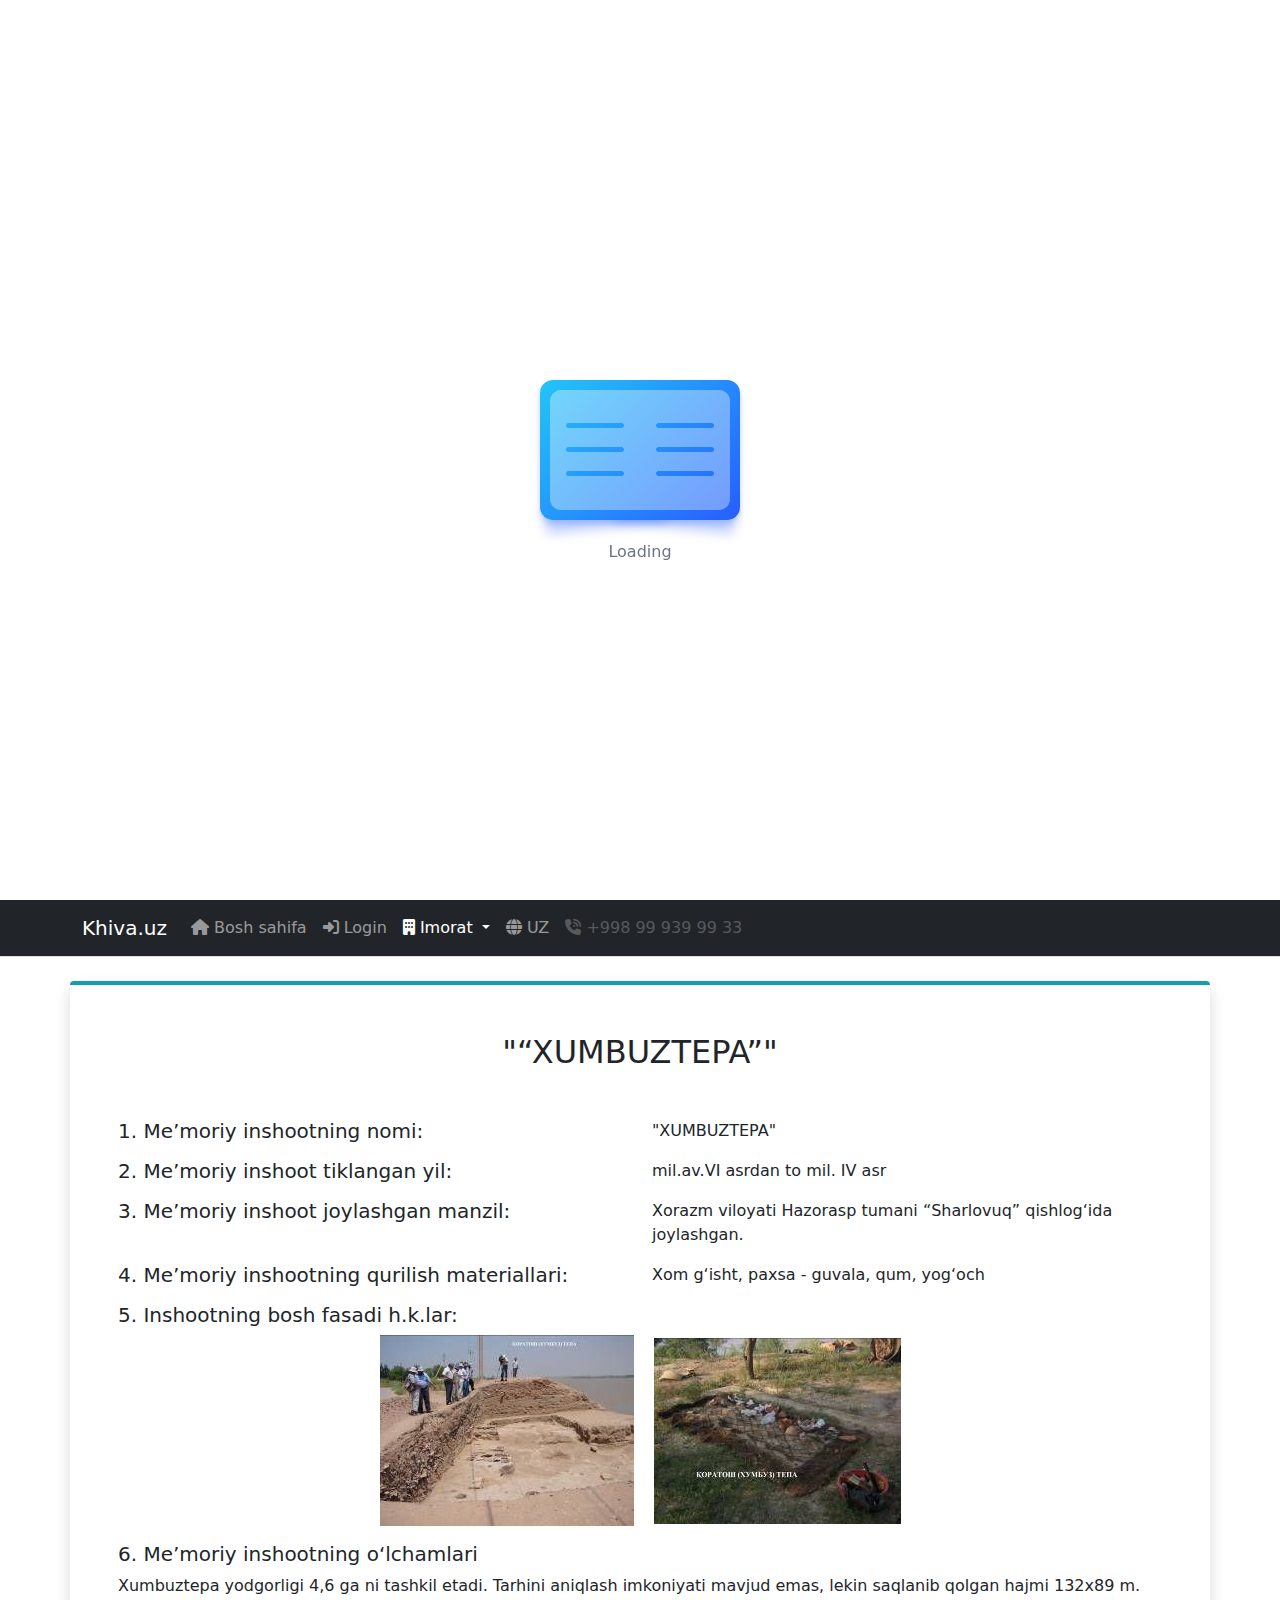
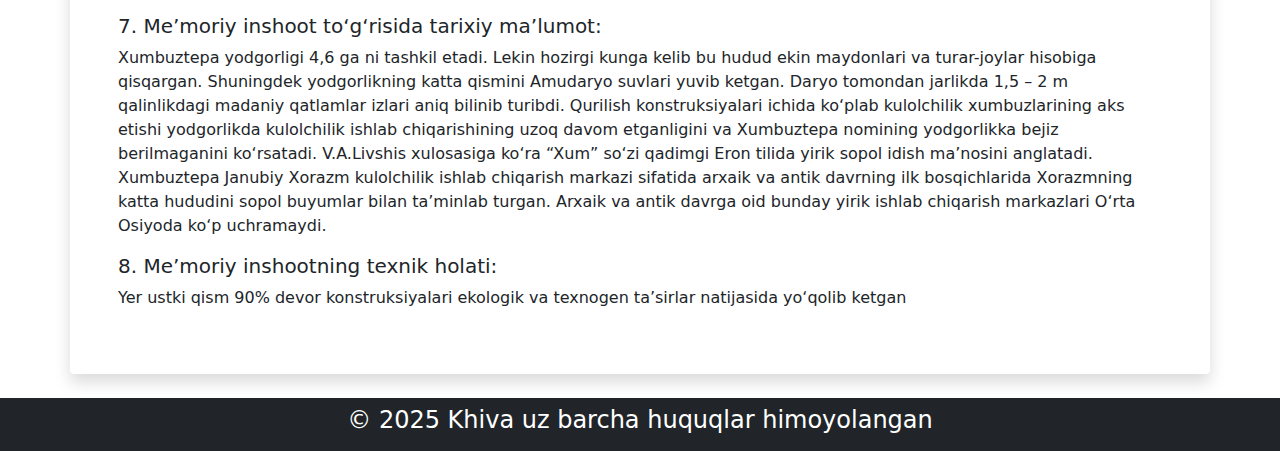
<file: pages/xumbuztepa/index.html>
<!DOCTYPE html>
<html lang="en">

<head>
    <meta charset="UTF-8">
    <meta name="viewport" content="width=device-width, initial-scale=1.0">
    <title>Khiva.uz</title>
    <link rel="stylesheet" href="../../source/pages.css">
    <link rel="icon"
        href="https://avatars.mds.yandex.net/i?id=bceb5ca8dbe4b717d4ec8273c81b789900a80b27-10680870-images-thumbs&n=13">
    <link rel="stylesheet" href="../../bootstrap/css/bootstrap.min.css">
    <link rel="stylesheet" href="https://cdnjs.cloudflare.com/ajax/libs/font-awesome/6.7.2/css/all.min.css">
</head>

<body>

    <div id="loader">
        <div class="loader">
            <div>
                <ul>
                    <li>
                        <svg fill="currentColor" viewBox="0 0 90 120">
                            <path
                                d="M90,0 L90,120 L11,120 C4.92486775,120 0,115.075132 0,109 L0,11 C0,4.92486775 4.92486775,0 11,0 L90,0 Z M71.5,81 L18.5,81 C17.1192881,81 16,82.1192881 16,83.5 C16,84.8254834 17.0315359,85.9100387 18.3356243,85.9946823 L18.5,86 L71.5,86 C72.8807119,86 74,84.8807119 74,83.5 C74,82.1745166 72.9684641,81.0899613 71.6643757,81.0053177 L71.5,81 Z M71.5,57 L18.5,57 C17.1192881,57 16,58.1192881 16,59.5 C16,60.8254834 17.0315359,61.9100387 18.3356243,61.9946823 L18.5,62 L71.5,62 C72.8807119,62 74,60.8807119 74,59.5 C74,58.1192881 72.8807119,57 71.5,57 Z M71.5,33 L18.5,33 C17.1192881,33 16,34.1192881 16,35.5 C16,36.8254834 17.0315359,37.9100387 18.3356243,37.9946823 L18.5,38 L71.5,38 C72.8807119,38 74,36.8807119 74,35.5 C74,34.1192881 72.8807119,33 71.5,33 Z">
                            </path>
                        </svg>
                    </li>
                    <li>
                        <svg fill="currentColor" viewBox="0 0 90 120">
                            <path
                                d="M90,0 L90,120 L11,120 C4.92486775,120 0,115.075132 0,109 L0,11 C0,4.92486775 4.92486775,0 11,0 L90,0 Z M71.5,81 L18.5,81 C17.1192881,81 16,82.1192881 16,83.5 C16,84.8254834 17.0315359,85.9100387 18.3356243,85.9946823 L18.5,86 L71.5,86 C72.8807119,86 74,84.8807119 74,83.5 C74,82.1745166 72.9684641,81.0899613 71.6643757,81.0053177 L71.5,81 Z M71.5,57 L18.5,57 C17.1192881,57 16,58.1192881 16,59.5 C16,60.8254834 17.0315359,61.9100387 18.3356243,61.9946823 L18.5,62 L71.5,62 C72.8807119,62 74,60.8807119 74,59.5 C74,58.1192881 72.8807119,57 71.5,57 Z M71.5,33 L18.5,33 C17.1192881,33 16,34.1192881 16,35.5 C16,36.8254834 17.0315359,37.9100387 18.3356243,37.9946823 L18.5,38 L71.5,38 C72.8807119,38 74,36.8807119 74,35.5 C74,34.1192881 72.8807119,33 71.5,33 Z">
                            </path>
                        </svg>
                    </li>
                    <li>
                        <svg fill="currentColor" viewBox="0 0 90 120">
                            <path
                                d="M90,0 L90,120 L11,120 C4.92486775,120 0,115.075132 0,109 L0,11 C0,4.92486775 4.92486775,0 11,0 L90,0 Z M71.5,81 L18.5,81 C17.1192881,81 16,82.1192881 16,83.5 C16,84.8254834 17.0315359,85.9100387 18.3356243,85.9946823 L18.5,86 L71.5,86 C72.8807119,86 74,84.8807119 74,83.5 C74,82.1745166 72.9684641,81.0899613 71.6643757,81.0053177 L71.5,81 Z M71.5,57 L18.5,57 C17.1192881,57 16,58.1192881 16,59.5 C16,60.8254834 17.0315359,61.9100387 18.3356243,61.9946823 L18.5,62 L71.5,62 C72.8807119,62 74,60.8807119 74,59.5 C74,58.1192881 72.8807119,57 71.5,57 Z M71.5,33 L18.5,33 C17.1192881,33 16,34.1192881 16,35.5 C16,36.8254834 17.0315359,37.9100387 18.3356243,37.9946823 L18.5,38 L71.5,38 C72.8807119,38 74,36.8807119 74,35.5 C74,34.1192881 72.8807119,33 71.5,33 Z">
                            </path>
                        </svg>
                    </li>
                    <li>
                        <svg fill="currentColor" viewBox="0 0 90 120">
                            <path
                                d="M90,0 L90,120 L11,120 C4.92486775,120 0,115.075132 0,109 L0,11 C0,4.92486775 4.92486775,0 11,0 L90,0 Z M71.5,81 L18.5,81 C17.1192881,81 16,82.1192881 16,83.5 C16,84.8254834 17.0315359,85.9100387 18.3356243,85.9946823 L18.5,86 L71.5,86 C72.8807119,86 74,84.8807119 74,83.5 C74,82.1745166 72.9684641,81.0899613 71.6643757,81.0053177 L71.5,81 Z M71.5,57 L18.5,57 C17.1192881,57 16,58.1192881 16,59.5 C16,60.8254834 17.0315359,61.9100387 18.3356243,61.9946823 L18.5,62 L71.5,62 C72.8807119,62 74,60.8807119 74,59.5 C74,58.1192881 72.8807119,57 71.5,57 Z M71.5,33 L18.5,33 C17.1192881,33 16,34.1192881 16,35.5 C16,36.8254834 17.0315359,37.9100387 18.3356243,37.9946823 L18.5,38 L71.5,38 C72.8807119,38 74,36.8807119 74,35.5 C74,34.1192881 72.8807119,33 71.5,33 Z">
                            </path>
                        </svg>
                    </li>
                    <li>
                        <svg fill="currentColor" viewBox="0 0 90 120">
                            <path
                                d="M90,0 L90,120 L11,120 C4.92486775,120 0,115.075132 0,109 L0,11 C0,4.92486775 4.92486775,0 11,0 L90,0 Z M71.5,81 L18.5,81 C17.1192881,81 16,82.1192881 16,83.5 C16,84.8254834 17.0315359,85.9100387 18.3356243,85.9946823 L18.5,86 L71.5,86 C72.8807119,86 74,84.8807119 74,83.5 C74,82.1745166 72.9684641,81.0899613 71.6643757,81.0053177 L71.5,81 Z M71.5,57 L18.5,57 C17.1192881,57 16,58.1192881 16,59.5 C16,60.8254834 17.0315359,61.9100387 18.3356243,61.9946823 L18.5,62 L71.5,62 C72.8807119,62 74,60.8807119 74,59.5 C74,58.1192881 72.8807119,57 71.5,57 Z M71.5,33 L18.5,33 C17.1192881,33 16,34.1192881 16,35.5 C16,36.8254834 17.0315359,37.9100387 18.3356243,37.9946823 L18.5,38 L71.5,38 C72.8807119,38 74,36.8807119 74,35.5 C74,34.1192881 72.8807119,33 71.5,33 Z">
                            </path>
                        </svg>
                    </li>
                    <li>
                        <svg fill="currentColor" viewBox="0 0 90 120">
                            <path
                                d="M90,0 L90,120 L11,120 C4.92486775,120 0,115.075132 0,109 L0,11 C0,4.92486775 4.92486775,0 11,0 L90,0 Z M71.5,81 L18.5,81 C17.1192881,81 16,82.1192881 16,83.5 C16,84.8254834 17.0315359,85.9100387 18.3356243,85.9946823 L18.5,86 L71.5,86 C72.8807119,86 74,84.8807119 74,83.5 C74,82.1745166 72.9684641,81.0899613 71.6643757,81.0053177 L71.5,81 Z M71.5,57 L18.5,57 C17.1192881,57 16,58.1192881 16,59.5 C16,60.8254834 17.0315359,61.9100387 18.3356243,61.9946823 L18.5,62 L71.5,62 C72.8807119,62 74,60.8807119 74,59.5 C74,58.1192881 72.8807119,57 71.5,57 Z M71.5,33 L18.5,33 C17.1192881,33 16,34.1192881 16,35.5 C16,36.8254834 17.0315359,37.9100387 18.3356243,37.9946823 L18.5,38 L71.5,38 C72.8807119,38 74,36.8807119 74,35.5 C74,34.1192881 72.8807119,33 71.5,33 Z">
                            </path>
                        </svg>
                    </li>
                </ul>
            </div><span>Loading</span>
        </div>
    </div>

    <nav class="navbar navbar-expand-lg navbar-dark border-bottom position-sticky top-0 bg-dark text-white">
        <div class="container">
            <a class="navbar-brand" href="#">Khiva.uz</a>
            <button class="navbar-toggler" type="button" data-bs-toggle="collapse"
                data-bs-target="#navbarSupportedContent" aria-controls="navbarSupportedContent" aria-expanded="false"
                aria-label="Toggle navigation">
                <span class="navbar-toggler-icon"></span>
            </button>
            <div class="collapse navbar-collapse" id="navbarSupportedContent">
                <ul class="navbar-nav me-auto mb-2 mb-lg-0">
                    <li class="nav-item">
                        <a class="nav-link" aria-current="page" href="../../index.html"><i
                                class="fa-solid fa-house"></i> Bosh sahifa</a>
                    </li>
                    <li class="nav-item">
                        <a class="nav-link" href="../sign-up/sign-up.html"><i
                                class="fa-solid fa-right-to-bracket"></i> Login</a>
                    </li>
                    <li class="nav-item dropdown">
                        <a class="nav-link dropdown-toggle active" href="#" role="button" data-bs-toggle="dropdown"
                            aria-expanded="false">
                            <i class="fa-solid fa-building"></i> Imorat
                        </a>
                        <ul class="dropdown-menu">
                            <li><a class="dropdown-item" href="#"><i
                                        class="fa-solid fa-building-circle-arrow-right"></i> Kurilish materiallari
                                    (sh)</a></li>
                            <li><a class="dropdown-item" href="#"><i
                                        class="fa-solid fa-building-circle-arrow-right"></i> Bosh fasadi</a>
                            </li>
                            <li>
                                <hr class="dropdown-divider">
                            </li>
                            <li><a class="dropdown-item" href="#mundareja"><i class="fa-solid fa-infinity"></i> Barcha ma’lumotlar</a></li>
                        </ul>
                    </li>
                    <li class="nav-item">
                        <a class="nav-link" href="#"><i class="fa-solid fa-globe fa-bounce"></i> UZ</a>
                    </li>
                    <li class="nav-item">
                        <a class="nav-link disabled" aria-disabled="true"><i class="fa-solid fa-phone-volume"></i> +998
                            99 939 99
                            33</a>
                    </li>
                </ul>
              

            </div>
        </div>
    </nav>
 
    <div id="imorot-bosh-info" class="mb-4 mt-4 my-xxl-5">
        <div class="container py-5 shadow px-md-5 bg-con">
            <h1 class="h2 text-center mb-5">
                "“XUMBUZTEPA”"
            </h1>
            <div class="row row-cols-1 row-cols-lg-2">
                <div class="col">
                    <h1 class="h5">1. Me’moriy inshootning nomi:</h1>
                </div>
                <div class="col">
                    <p>"XUMBUZTEPA"</p>
                </div>
            </div>
            <div class="row row-cols-1 row-cols-lg-2">
                <div class="col">
                    <h1 class="h5">2. Me’moriy inshoot tiklangan yil:</h1>
                </div>
                <div class="col">
                    <p>mil.av.VI asrdan to mil. IV asr</p>
                </div>
            </div>
            <div class="row row-cols-1 row-cols-lg-2">
                <div class="col">
                    <h1 class="h5">3. Me’moriy inshoot joylashgan manzil:</h1>
                </div>
                <div class="col">
                    <p>Xorazm viloyati Hazorasp tumani “Sharlovuq” qishlog‘ida joylashgan.</p>
                </div>
            </div>
            <div class="row row-cols-1 row-cols-lg-2">
                <div class="col">
                    <h1 class="h5">4. Me’moriy inshootning qurilish materiallari:</h1>
                </div>
                <div class="col">
                    <p>Xom g‘isht, paxsa - guvala, qum, yog‘och</p>
                </div>
            </div>
            <div class="row row-cols-1">
                <div class="col">
                    <h1 class="h5">5. Inshootning bosh fasadi h.k.lar:</h1>
                </div>
                <div class="col">
                    <div class="section-imgs">
                        <img src="photo/photo_2024-12-27_14-27-24.jpg" alt="" class="build-img " onclick="openModal(this)">
                        <img src="photo/photo_2024-12-27_14-27-33.jpg" alt="" class="build-img" onclick="openModal(this)">
                    </div> 
                    <div id="modal" class="modal" onclick="closeModal()">
                        <span class="close">&times;</span>
                        <img id="modal-img" class="modal-content">
                    </div>
                </div>
            </div>
            <div class="row row-cols-1 mt-3">
                <div class="col">
                    <h1 class="h5">6. Me’moriy inshootning o‘lchamlari</h1>
                </div>
                <div class="col">
                    <p>Xumbuztepa yodgorligi 4,6 ga ni tashkil etadi. Tarhini aniqlash imkoniyati mavjud emas, lekin saqlanib qolgan hajmi 132x89 m.</p>
                </div>
            </div>
            <div class="row row-cols-1">
                <div class="col">
                    <h1 class="h5">7. Me’moriy inshoot to‘g‘risida tarixiy ma’lumot:</h1>
                </div>
                <div class="col">
                    <p>Xumbuztepa yodgorligi 4,6 ga ni tashkil etadi. Lekin hozirgi kunga kelib bu hudud ekin maydonlari va turar-joylar hisobiga qisqargan. Shuningdek yodgorlikning katta qismini Amudaryo suvlari yuvib ketgan. Daryo tomondan jarlikda 1,5 – 2 m qalinlikdagi madaniy qatlamlar izlari aniq bilinib turibdi. Qurilish konstruksiyalari ichida ko‘plab kulolchilik xumbuzlarining aks etishi yodgorlikda kulolchilik ishlab chiqarishining uzoq davom etganligini va Xumbuztepa nomining yodgorlikka bejiz berilmaganini ko‘rsatadi. V.A.Livshis xulosasiga ko‘ra “Xum” so‘zi qadimgi Eron tilida yirik sopol idish ma’nosini anglatadi. Xumbuztepa Janubiy Xorazm kulolchilik ishlab chiqarish markazi sifatida arxaik va antik davrning ilk bosqichlarida Xorazmning katta hududini sopol buyumlar bilan ta’minlab turgan. Arxaik va antik davrga oid bunday yirik ishlab chiqarish markazlari O‘rta Osiyoda ko‘p uchramaydi.</p>
                </div>
            </div>
            <div class="row row-cols-1">
                <div class="col">
                    <h1 class="h5">8. Me’moriy inshootning texnik holati:</h1>
                </div>
                <div class="col">
                    <p>Yer ustki qism 90% devor konstruksiyalari ekologik va texnogen ta’sirlar natijasida yo‘qolib ketgan</p>
                </div>
            </div>
        </div>
    </div>
    <footer class="bg-dark text-center text-white py-2 mt-xxl-5 py-xxl-5">
        <h1 class="h4">&copy; 2025 Khiva uz barcha huquqlar himoyolangan</h1>
    </footer>
    <script src="../../bootstrap/js/bootstrap.bundle.js"></script>
    <script src="../../source/pages.js"></script>
</body>

</html>
</file>
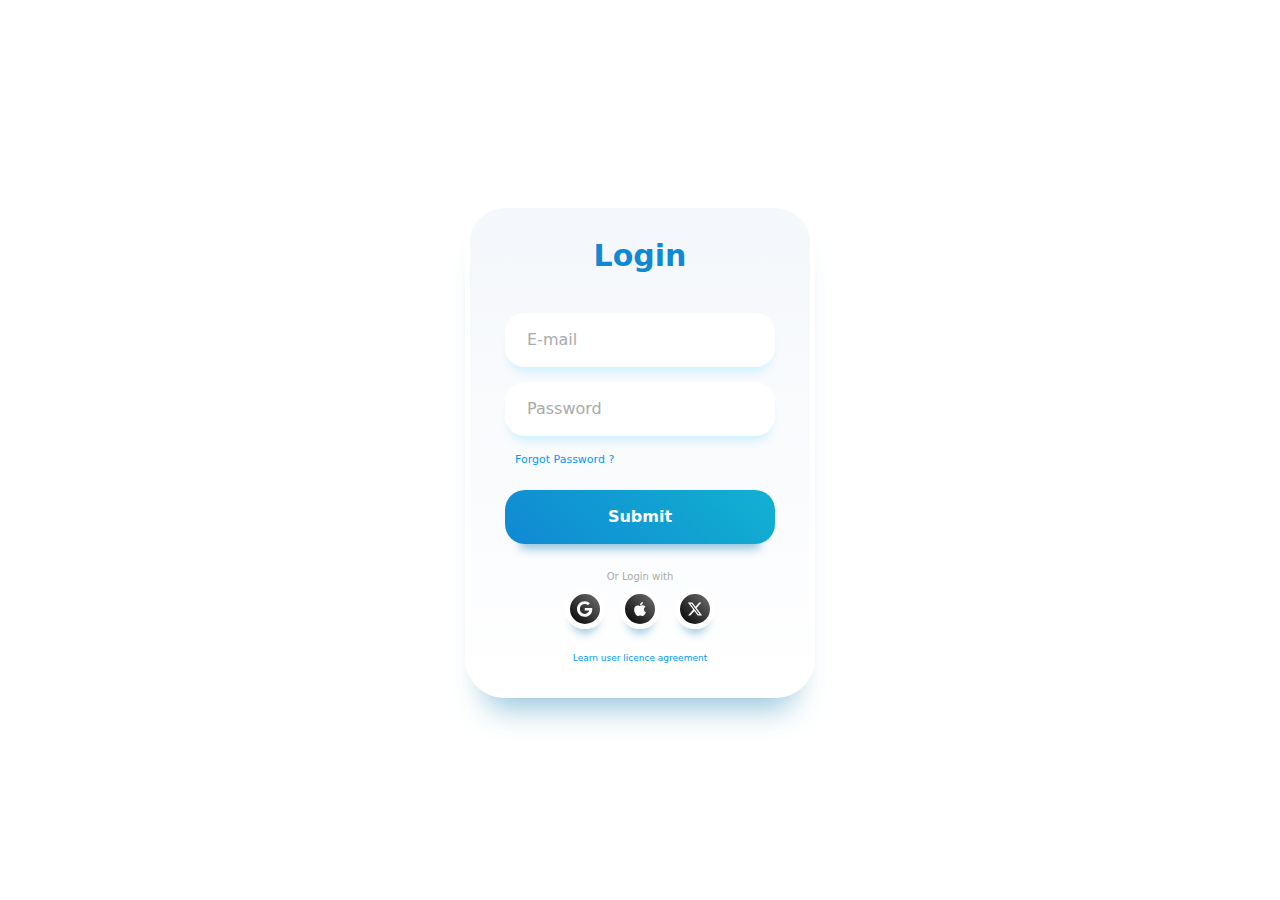
<file: pages/sign-up/sign-up.html>
<!DOCTYPE html>
<html lang="en">

<head>
    <meta charset="UTF-8">
    <meta name="viewport" content="width=device-width, initial-scale=1.0">
    <title>Login</title>
    <link rel="stylesheet" href="../../bootstrap/css/bootstrap.min.css">
    <link rel="icon"
        href="https://avatars.mds.yandex.net/i?id=bceb5ca8dbe4b717d4ec8273c81b789900a80b27-10680870-images-thumbs&n=13">
    <link rel="stylesheet" href="https://cdnjs.cloudflare.com/ajax/libs/font-awesome/6.7.2/css/all.min.css">
    <style>
        #login {
            display: flex;
            align-items: center;
            height: 100vh;
        }
     /* From Uiverse.io by Smit-Prajapati */ 
.container {
  max-width: 350px;
  background: #F8F9FD;
  background: linear-gradient(0deg, rgb(255, 255, 255) 0%, rgb(244, 247, 251) 100%);
  border-radius: 40px;
  padding: 25px 35px;
  border: 5px solid rgb(255, 255, 255);
  box-shadow: rgba(133, 189, 215, 0.8784313725) 0px 30px 30px -20px;
  margin: 20px auto;
}

.heading {
  text-align: center;
  font-weight: 900;
  font-size: 30px;
  color: rgb(16, 137, 211);
}

.form {
  margin-top: 20px;
}

.form .input {
  width: 100%;
  background: white;
  border: none;
  padding: 15px 20px;
  border-radius: 20px;
  margin-top: 15px;
  box-shadow: #cff0ff 0px 10px 10px -5px;
  border-inline: 2px solid transparent;
}

.form .input::-moz-placeholder {
  color: rgb(170, 170, 170);
}

.form .input::placeholder {
  color: rgb(170, 170, 170);
}

.form .input:focus {
  outline: none;
  border-inline: 2px solid #12B1D1;
}

.form .forgot-password {
  display: block;
  margin-top: 10px;
  margin-left: 10px;
}

.form .forgot-password a {
  font-size: 11px;
  color: #0099ff;
  text-decoration: none;
}

.form .login-button {
  display: block;
  width: 100%;
  font-weight: bold;
  background: linear-gradient(45deg, rgb(16, 137, 211) 0%, rgb(18, 177, 209) 100%);
  color: white;
  padding-block: 15px;
  margin: 20px auto;
  border-radius: 20px;
  box-shadow: rgba(133, 189, 215, 0.8784313725) 0px 20px 10px -15px;
  border: none;
  transition: all 0.2s ease-in-out;
}

.form .login-button:hover {
  transform: scale(1.03);
  box-shadow: rgba(133, 189, 215, 0.8784313725) 0px 23px 10px -20px;
}

.form .login-button:active {
  transform: scale(0.95);
  box-shadow: rgba(133, 189, 215, 0.8784313725) 0px 15px 10px -10px;
}

.social-account-container {
  margin-top: 25px;
}

.social-account-container .title {
  display: block;
  text-align: center;
  font-size: 10px;
  color: rgb(170, 170, 170);
}

.social-account-container .social-accounts {
  width: 100%;
  display: flex;
  justify-content: center;
  gap: 15px;
  margin-top: 5px;
}

.social-account-container .social-accounts .social-button {
  background: linear-gradient(45deg, rgb(0, 0, 0) 0%, rgb(112, 112, 112) 100%);
  border: 5px solid white;
  padding: 5px;
  border-radius: 50%;
  width: 40px;
  aspect-ratio: 1;
  display: grid;
  place-content: center;
  box-shadow: rgba(133, 189, 215, 0.8784313725) 0px 12px 10px -8px;
  transition: all 0.2s ease-in-out;
}

.social-account-container .social-accounts .social-button .svg {
  fill: white;
  margin: auto;
}

.social-account-container .social-accounts .social-button:hover {
  transform: scale(1.2);
}

.social-account-container .social-accounts .social-button:active {
  transform: scale(0.9);
}

.agreement {
  display: block;
  text-align: center;
  margin-top: 15px;
}

.agreement a {
  text-decoration: none;
  color: #0099ff;
  font-size: 9px;
}
    </style>
</head>

<body>
    <div id="login">
       <!-- From Uiverse.io by Smit-Prajapati --> 
<div class="container">
    <div class="heading">Login</div>
    <form action="" class="form">
      <input required="" class="input" type="email" name="email" id="email" placeholder="E-mail">
      <input required="" class="input" type="password" name="password" id="password" placeholder="Password">
      <span class="forgot-password"><a href="#">Forgot Password ?</a></span>
      <input class="login-button" type="submit" value="Submit">
      
    </form>
    <div class="social-account-container">
        <span class="title">Or Login with</span>
        <div class="social-accounts">
          <button class="social-button google">
            <svg class="svg" xmlns="http://www.w3.org/2000/svg" height="1em" viewBox="0 0 488 512">
              <path d="M488 261.8C488 403.3 391.1 504 248 504 110.8 504 0 393.2 0 256S110.8 8 248 8c66.8 0 123 24.5 166.3 64.9l-67.5 64.9C258.5 52.6 94.3 116.6 94.3 256c0 86.5 69.1 156.6 153.7 156.6 98.2 0 135-70.4 140.8-106.9H248v-85.3h236.1c2.3 12.7 3.9 24.9 3.9 41.4z"></path>
            </svg></button>
          <button class="social-button apple">
            <svg class="svg" xmlns="http://www.w3.org/2000/svg" height="1em" viewBox="0 0 384 512">
              <path d="M318.7 268.7c-.2-36.7 16.4-64.4 50-84.8-18.8-26.9-47.2-41.7-84.7-44.6-35.5-2.8-74.3 20.7-88.5 20.7-15 0-49.4-19.7-76.4-19.7C63.3 141.2 4 184.8 4 273.5q0 39.3 14.4 81.2c12.8 36.7 59 126.7 107.2 125.2 25.2-.6 43-17.9 75.8-17.9 31.8 0 48.3 17.9 76.4 17.9 48.6-.7 90.4-82.5 102.6-119.3-65.2-30.7-61.7-90-61.7-91.9zm-56.6-164.2c27.3-32.4 24.8-61.9 24-72.5-24.1 1.4-52 16.4-67.9 34.9-17.5 19.8-27.8 44.3-25.6 71.9 26.1 2 49.9-11.4 69.5-34.3z"></path>
            </svg>
          </button>
          <button class="social-button twitter">
            <svg class="svg" xmlns="http://www.w3.org/2000/svg" height="1em" viewBox="0 0 512 512">
              <path d="M389.2 48h70.6L305.6 224.2 487 464H345L233.7 318.6 106.5 464H35.8L200.7 275.5 26.8 48H172.4L272.9 180.9 389.2 48zM364.4 421.8h39.1L151.1 88h-42L364.4 421.8z"></path>
            </svg>
          </button>
        </div>
      </div>
      <span class="agreement"><a href="#">Learn user licence agreement</a></span>
  </div>
</div>

    <script src="../../bootstrap/js/bootstrap.bundle.js"></script>
</body>

</html>
</file>
<file: source/pages.css>
#loader {
    display: flex;
    align-items: center;
    justify-content: center;
    height: 100vh;
    position: sticky;
    top: 0;
    left: 0;
    z-index: 999;
}

.loader {
    --background: linear-gradient(135deg, #23C4F8, #275EFE);
    --shadow: rgba(39, 94, 254, 0.28);
    --text: #6C7486;
    --page: rgba(255, 255, 255, 0.36);
    --page-fold: rgba(255, 255, 255, 0.52);
    --duration: 3s;
    width: 200px;
    height: 140px;
    position: relative;
}

.loader:before,
.loader:after {
    --r: -6deg;
    content: "";
    position: absolute;
    bottom: 8px;
    width: 120px;
    top: 80%;
    box-shadow: 0 16px 12px var(--shadow);
    transform: rotate(var(--r));
}

.loader:before {
    left: 4px;
}

.loader:after {
    --r: 6deg;
    right: 4px;
}

.loader div {
    width: 100%;
    height: 100%;
    border-radius: 13px;
    position: relative;
    z-index: 1;
    perspective: 600px;
    box-shadow: 0 4px 6px var(--shadow);
    background-image: var(--background);
}

.loader div ul {
    margin: 0;
    padding: 0;
    list-style: none;
    position: relative;
}

.loader div ul li {
    --r: 180deg;
    --o: 0;
    --c: var(--page);
    position: absolute;
    top: 10px;
    left: 10px;
    transform-origin: 100% 50%;
    color: var(--c);
    opacity: var(--o);
    transform: rotateY(var(--r));
    -webkit-animation: var(--duration) ease infinite;
    animation: var(--duration) ease infinite;
}

.loader div ul li:nth-child(2) {
    --c: var(--page-fold);
    -webkit-animation-name: page-2;
    animation-name: page-2;
}

.loader div ul li:nth-child(3) {
    --c: var(--page-fold);
    -webkit-animation-name: page-3;
    animation-name: page-3;
}

.loader div ul li:nth-child(4) {
    --c: var(--page-fold);
    -webkit-animation-name: page-4;
    animation-name: page-4;
}

.loader div ul li:nth-child(5) {
    --c: var(--page-fold);
    -webkit-animation-name: page-5;
    animation-name: page-5;
}

.loader div ul li svg {
    width: 90px;
    height: 120px;
    display: block;
}

.loader div ul li:first-child {
    --r: 0deg;
    --o: 1;
}

.loader div ul li:last-child {
    --o: 1;
}

.loader span {
    display: block;
    left: 0;
    right: 0;
    top: 100%;
    margin-top: 20px;
    text-align: center;
    color: var(--text);
}

@keyframes page-2 {
    0% {
        transform: rotateY(180deg);
        opacity: 0;
    }

    20% {
        opacity: 1;
    }

    35%,
    100% {
        opacity: 0;
    }

    50%,
    100% {
        transform: rotateY(0deg);
    }
}

@keyframes page-3 {
    15% {
        transform: rotateY(180deg);
        opacity: 0;
    }

    35% {
        opacity: 1;
    }

    50%,
    100% {
        opacity: 0;
    }

    65%,
    100% {
        transform: rotateY(0deg);
    }
}

@keyframes page-4 {
    30% {
        transform: rotateY(180deg);
        opacity: 0;
    }

    50% {
        opacity: 1;
    }

    65%,
    100% {
        opacity: 0;
    }

    80%,
    100% {
        transform: rotateY(0deg);
    }
}

@keyframes page-5 {
    45% {
        transform: rotateY(180deg);
        opacity: 0;
    }

    65% {
        opacity: 1;
    }

    80%,
    100% {
        opacity: 0;
    }

    95%,
    100% {
        transform: rotateY(0deg);
    }
}
.bg-con {
    border-top: 4px solid rgb(19, 158, 176);
    border-radius: 4px;
}

  .build-img {
    max-width: 80%;
    object-fit: contain;
}

.section-imgs{
    display: flex;
    justify-content: center;
    gap: 20px;

    overflow-x: scroll;
}


.modal {
    display: none;
    position: fixed;
    z-index: 1;
    padding-top: 100px;
    left: 0;
    top: 0;
    width: 100%;
    height: 100%;
    overflow: auto;
    background-color: rgb(0,0,0);
    background-color: rgba(0,0,0,0.9);
}

.modal-content {
    max-width: 80%;
    max-height: 60vh;
    margin: auto;
    display: block;
    width: 80%;
    object-fit: contain;
    height: auto;
}

/* Кнопка закрытия */
.close {
    color: white;
    font-size: 36px;
    font-weight: bold;
    position: absolute;
    top: 0;
    right: 25px;
    transition: 0.3s;
    cursor: pointer;
}
</file>
